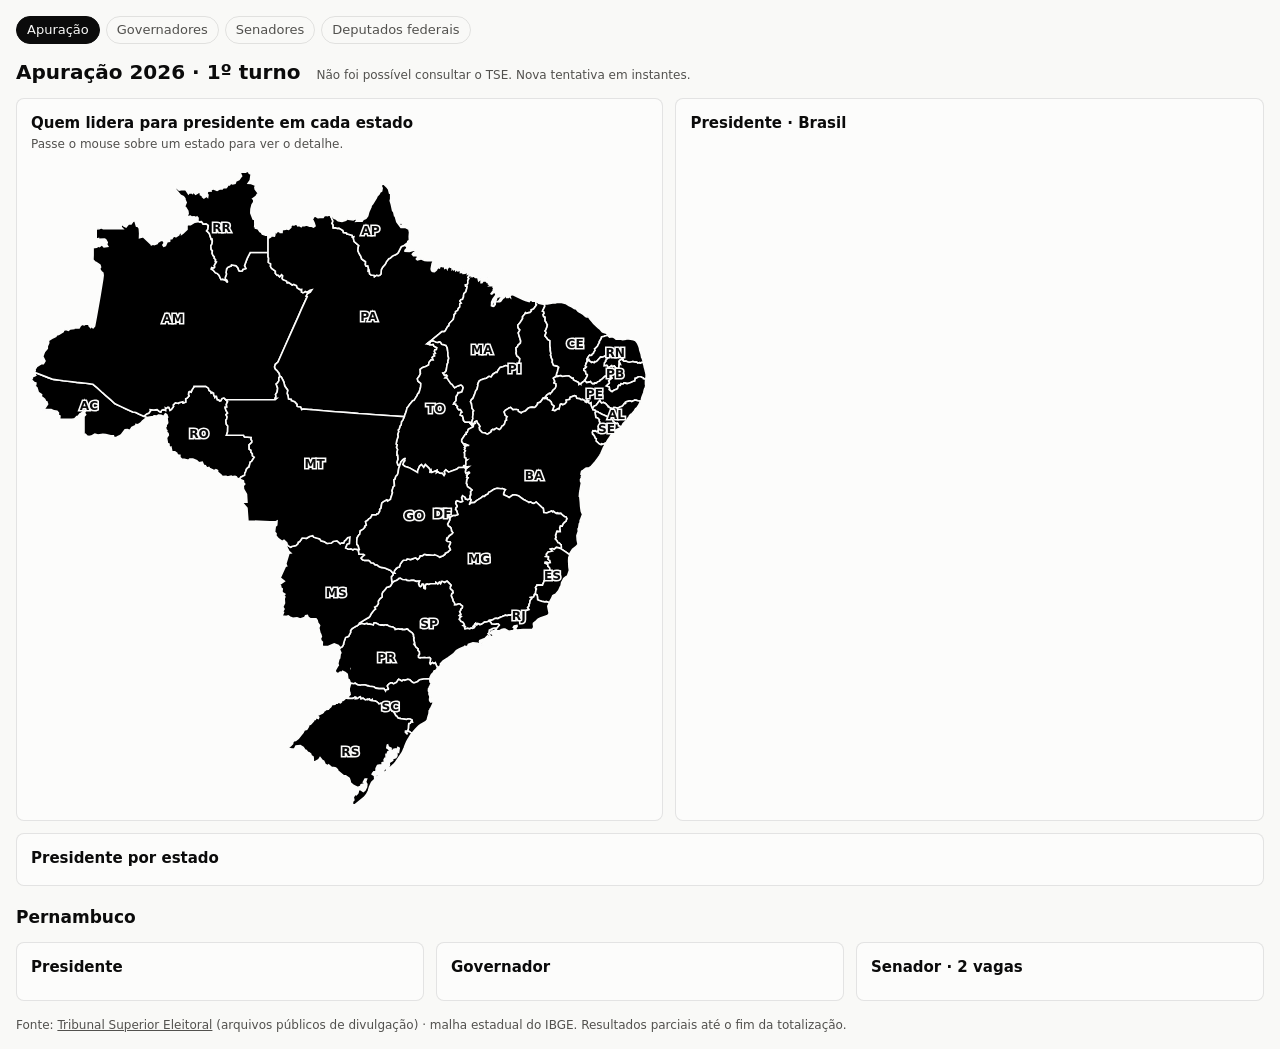
<file: index.html>
<!doctype html>
<html lang="pt-BR">
<head>
  <meta charset="utf-8">
  <meta name="viewport" content="width=device-width, initial-scale=1">
  <meta name="description" content="Apuração em tempo real das Eleições 2026: presidente por estado e Pernambuco, direto dos dados do TSE.">
  <title>Apuração 2026 ao vivo</title>
  <link rel="stylesheet" href="styles.css?v=7">
  <script type="module" src="src/app.js?v=7"></script>
</head>
<body>
  <nav>
    <a href="index.html" aria-current="page">Apuração</a>
    <a href="eleitos.html?cargo=governador">Governadores</a>
    <a href="eleitos.html?cargo=senador">Senadores</a>
    <a href="eleitos.html?cargo=deputado-federal">Deputados federais</a>
  </nav>
  <header>
    <h1>Apuração 2026 · 1º turno</h1>
    <span id="status" class="sub">Carregando…</span>
  </header>

  <div class="grid two">
    <section class="card">
      <h2>Quem lidera para presidente em cada estado</h2>
      <p class="sub">Passe o mouse sobre um estado para ver o detalhe.</p>
      <div id="legend" class="legend"></div>
      <svg id="map" viewBox="0 0 380 392" role="img" aria-label="Mapa do Brasil colorido pelo candidato a presidente que lidera em cada estado"></svg>
    </section>
    <section id="national" class="card">
      <h2>Presidente · Brasil</h2>
      <p class="sub"></p>
      <div id="tiles" class="tiles"></div>
      <div class="ranking"></div>
    </section>
  </div>

  <section class="card">
    <h2>Presidente por estado</h2>
    <div class="scroll"><table id="state-table"></table></div>
  </section>

  <h2 class="section">Pernambuco</h2>
  <div class="grid three">
    <section id="home-president" class="card">
      <h2>Presidente</h2>
      <p class="sub"></p>
      <div class="ranking"></div>
    </section>
    <section id="home-governor" class="card">
      <h2>Governador</h2>
      <p class="sub"></p>
      <div class="ranking"></div>
    </section>
    <section id="home-senator" class="card">
      <h2>Senador · 2 vagas</h2>
      <p class="sub"></p>
      <div class="ranking"></div>
    </section>
  </div>

  <footer class="sub">
    Fonte: <a href="https://resultados.tse.jus.br">Tribunal Superior Eleitoral</a> (arquivos públicos de divulgação) ·
    malha estadual do IBGE. Resultados parciais até o fim da totalização.
  </footer>
  <div id="tooltip" hidden></div>
</body>
</html>
</file>
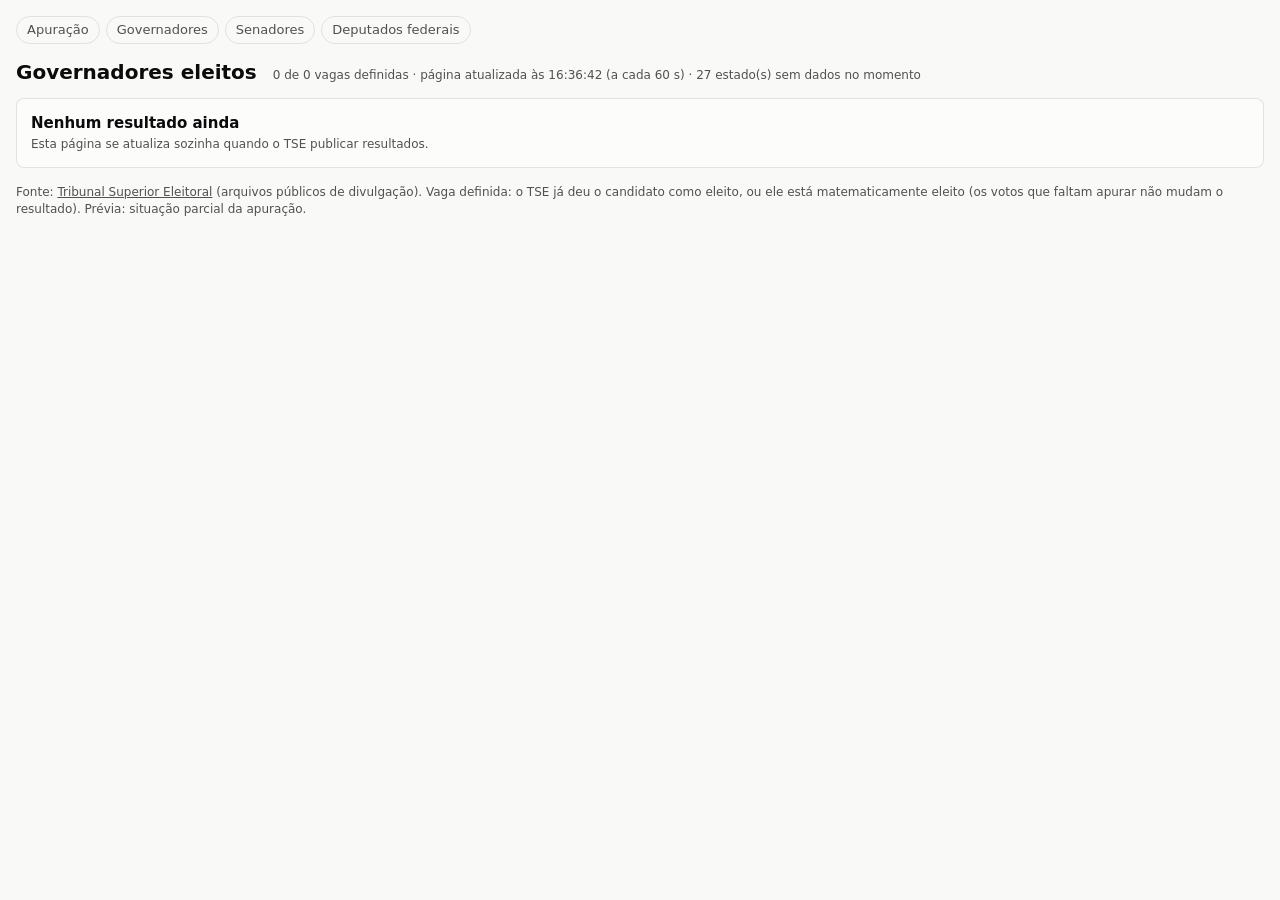
<file: eleitos.html>
<!doctype html>
<html lang="pt-BR">
<head>
  <meta charset="utf-8">
  <meta name="viewport" content="width=device-width, initial-scale=1">
  <meta name="description" content="Eleitos confirmados pelo TSE nas Eleições 2026, por estado e por partido, em tempo real.">
  <title>Eleitos · Apuração 2026</title>
  <link rel="stylesheet" href="styles.css?v=7">
  <script type="module" src="src/elected.js?v=7"></script>
</head>
<body>
  <nav>
    <a href="index.html">Apuração</a>
    <a href="eleitos.html?cargo=governador">Governadores</a>
    <a href="eleitos.html?cargo=senador">Senadores</a>
    <a href="eleitos.html?cargo=deputado-federal">Deputados federais</a>
  </nav>
  <header>
    <h1 id="title">Eleitos</h1>
    <span id="status" class="sub">Carregando…</span>
  </header>

  <section id="empty" class="card" hidden>
    <h2>Nenhum resultado ainda</h2>
    <p class="sub">Esta página se atualiza sozinha quando o TSE publicar resultados.</p>
  </section>

  <div id="results" hidden>
    <div class="grid two">
      <section class="card">
        <h2>Vagas por partido</h2>
        <p class="sub">Proporção sobre o total de vagas em disputa nesta eleição.</p>
        <p id="preview-note" class="sub" hidden>
          Inclui prévia, que não é resultado oficial: as vagas ainda não definidas vão para quem as ocuparia se a
          apuração terminasse agora. Cada vaga sai da prévia assim que for definida.
        </p>
        <svg id="pie" class="pie" viewBox="0 0 200 200" role="img" aria-label="Gráfico de pizza das vagas por partido"></svg>
      </section>
      <section class="card">
        <h2>Partidos</h2>
        <div class="scroll"><table id="parties"></table></div>
      </section>
    </div>
    <section id="names" class="card">
      <h2>Lista por estado</h2>
      <div class="scroll"><table id="list"></table></div>
    </section>
  </div>

  <footer class="sub">
    Fonte: <a href="https://resultados.tse.jus.br">Tribunal Superior Eleitoral</a> (arquivos públicos de divulgação).
    Vaga definida: o TSE já deu o candidato como eleito, ou ele está matematicamente eleito (os votos que faltam
    apurar não mudam o resultado). Prévia: situação parcial da apuração.
  </footer>
</body>
</html>
</file>
<file: styles.css>
:root {
  color-scheme: light;
  --page: #f9f9f7;
  --surface: #fcfcfb;
  --ink: #0b0b0b;
  --ink-2: #52514e;
  --hairline: #e1e0d9;
  --border: rgba(11, 11, 11, 0.1);
  --series-1: #2a78d6;
  --series-2: #eb6834;
  --series-3: #1baf7a;
  --other: #898781;
  --none: #e1e0d9;
  --bar: #52514e;
}

@media (prefers-color-scheme: dark) {
  :root {
    color-scheme: dark;
    --page: #0d0d0d;
    --surface: #1a1a19;
    --ink: #ffffff;
    --ink-2: #c3c2b7;
    --hairline: #2c2c2a;
    --border: rgba(255, 255, 255, 0.1);
    --series-1: #3987e5;
    --series-2: #d95926;
    --series-3: #199e70;
    --none: #2c2c2a;
    --bar: #c3c2b7;
  }
}

* { box-sizing: border-box; }

body {
  margin: 0 auto;
  max-width: 1280px;
  padding: 16px;
  background: var(--page);
  color: var(--ink);
  font: 14px/1.4 system-ui, -apple-system, "Segoe UI", sans-serif;
}

h1 { margin: 0; font-size: 20px; }
h2 { margin: 0 0 2px; font-size: 15px; }
h2.section { margin: 20px 0 12px; font-size: 17px; }
p { margin: 0; }

header {
  display: flex;
  flex-wrap: wrap;
  align-items: baseline;
  gap: 4px 16px;
  margin-bottom: 12px;
}

nav { display: flex; flex-wrap: wrap; gap: 4px 6px; margin-bottom: 14px; }
nav a {
  padding: 4px 10px;
  border: 1px solid var(--border);
  border-radius: 999px;
  color: var(--ink-2);
  font-size: 13px;
  text-decoration: none;
}
nav a:hover { color: var(--ink); }
nav a[aria-current] { background: var(--ink); border-color: var(--ink); color: var(--page); }

footer { margin-top: 16px; }
footer a { color: inherit; }

.sub { color: var(--ink-2); font-size: 12px; }

.grid { display: grid; gap: 12px; margin-bottom: 12px; }
.grid.two { grid-template-columns: minmax(0, 1.1fr) minmax(0, 1fr); }
.grid.three { grid-template-columns: repeat(3, minmax(0, 1fr)); }

@media (max-width: 900px) {
  .grid.two, .grid.three { grid-template-columns: minmax(0, 1fr); }
}

.card {
  padding: 14px;
  background: var(--surface);
  border: 1px solid var(--border);
  border-radius: 8px;
}

.swatch {
  display: inline-block;
  width: 10px;
  height: 10px;
  margin-right: 5px;
  border-radius: 2px;
}

/* Headline numbers */
.tiles {
  display: grid;
  grid-template-columns: repeat(auto-fit, minmax(110px, 1fr));
  gap: 8px;
  margin: 10px 0 14px;
}
.tile b { display: block; font-size: 20px; }
.tile span { color: var(--ink-2); font-size: 12px; }

/* Map */
.legend {
  display: flex;
  flex-wrap: wrap;
  gap: 4px 14px;
  margin: 8px 0;
  color: var(--ink-2);
  font-size: 12px;
}
#map { display: block; width: 100%; height: auto; }
#map path { stroke: var(--surface); stroke-width: 1; cursor: pointer; }
#map path:hover { stroke: var(--ink); stroke-width: 1.5; }

/* Party pie */
.pie { display: block; width: 100%; max-width: 420px; height: auto; margin: 10px auto 0; }
.pie path { stroke: var(--surface); stroke-width: 1; stroke-linejoin: round; }

#map text, .pie text {
  fill: var(--ink);
  stroke: var(--surface);
  stroke-width: 2px;
  paint-order: stroke;
  font-size: 7.5px;
  font-weight: 600;
  text-anchor: middle;
  pointer-events: none;
}

#tooltip {
  position: fixed;
  z-index: 9;
  min-width: 200px;
  padding: 8px 10px;
  background: var(--surface);
  border: 1px solid var(--border);
  border-radius: 6px;
  box-shadow: 0 4px 16px rgba(0, 0, 0, 0.18);
  font-size: 12px;
  pointer-events: none;
}
#tooltip .sub { display: block; margin-bottom: 4px; }
#tooltip div { display: flex; justify-content: space-between; gap: 12px; }

/* Candidate ranking */
.ranking { margin-top: 8px; }
.row {
  display: grid;
  grid-template-columns: minmax(0, 1fr) 54px 84px;
  align-items: center;
  gap: 2px 8px;
  padding: 5px 0;
  border-top: 1px solid var(--hairline);
}
.row:first-child { border-top: 0; }
.row .who { overflow: hidden; text-overflow: ellipsis; white-space: nowrap; }
.row .who small, .row .votes { color: var(--ink-2); font-size: 12px; }
.row .pct, .row .votes { text-align: right; font-variant-numeric: tabular-nums; }
.row.leading .who, .row.leading .pct { font-weight: 700; }
.row .bar { grid-column: 1 / -1; height: 6px; min-width: 1px; border-radius: 0 4px 4px 0; }
.tag {
  margin-left: 4px;
  padding: 0 4px;
  border: 1px solid var(--border);
  border-radius: 4px;
  color: var(--ink-2);
  font-size: 11px;
  font-weight: 400;
}

/* State table */
.scroll { overflow-x: auto; }
table { width: 100%; border-collapse: collapse; font-size: 12px; font-variant-numeric: tabular-nums; }
th { color: var(--ink-2); font-weight: 600; text-align: left; }
th, td { padding: 4px 6px; border-top: 1px solid var(--hairline); white-space: nowrap; }
thead th { border-top: 0; }
[hidden] { display: none; }
.num { text-align: right; }
</file>
